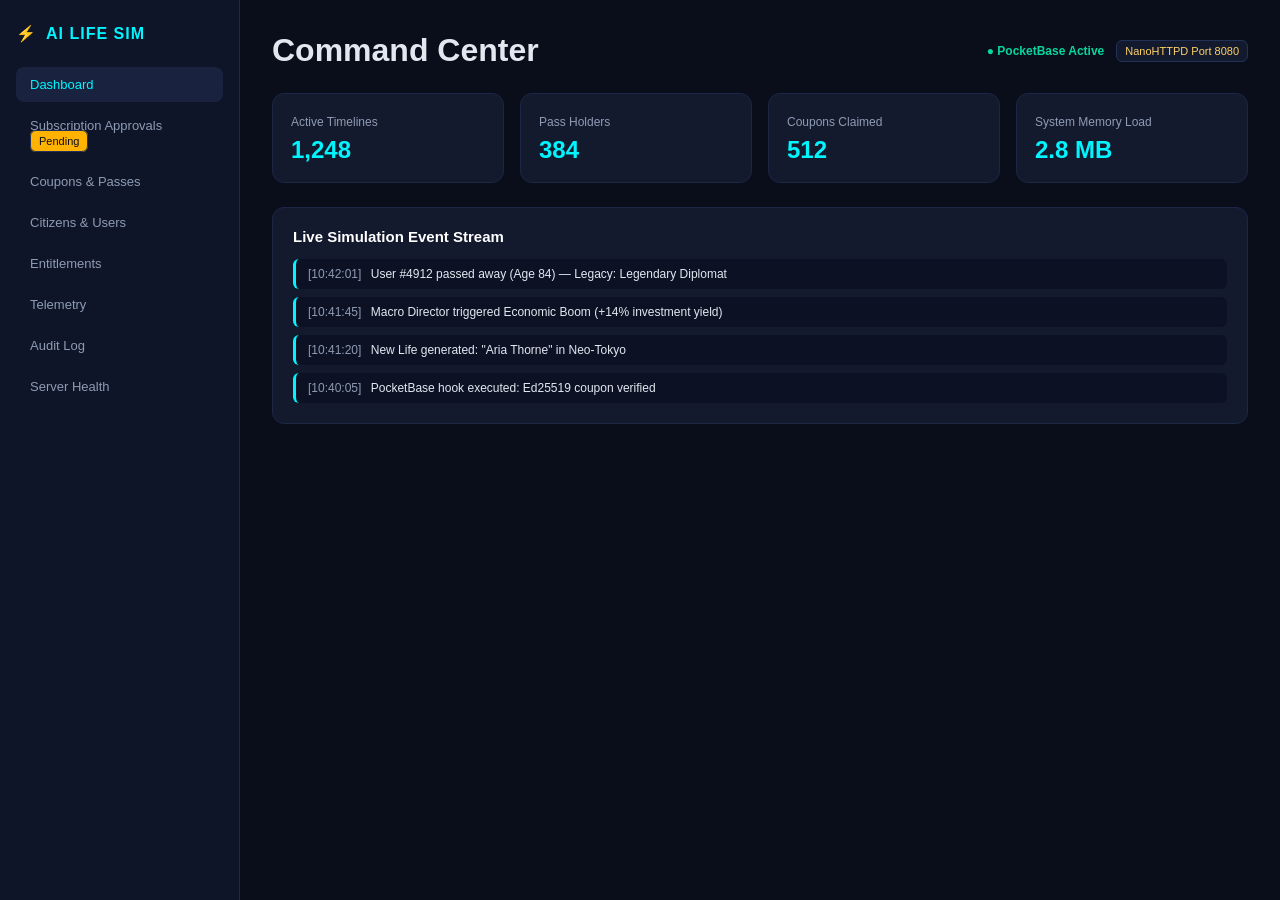
<file: app/src/main/assets/admin/index.html>
<!DOCTYPE html>
<html lang="en">
<head>
    <meta charset="UTF-8">
    <meta name="viewport" content="width=device-width, initial-scale=1.0">
    <title>AI Life Simulator — PocketBase Developer Admin Console</title>
    <link rel="stylesheet" href="style.css">
</head>
<body>
    <div class="sidebar">
        <div class="brand">
            <span class="logo">⚡</span>
            <h2>AI LIFE SIM</h2>
        </div>
        <nav>
            <button class="nav-btn active" data-tab="dashboard">Dashboard</button>
            <button class="nav-btn" data-tab="approvals">Subscription Approvals <span class="badge" style="background:#ffb300;color:#0b0f19;">Pending</span></button>
            <button class="nav-btn" data-tab="coupons">Coupons & Passes</button>
            <button class="nav-btn" data-tab="users">Citizens & Users</button>
            <button class="nav-btn" data-tab="entitlements">Entitlements</button>
            <button class="nav-btn" data-tab="analytics">Telemetry</button>
            <button class="nav-btn" data-tab="audit">Audit Log</button>
            <button class="nav-btn" data-tab="server">Server Health</button>
        </nav>
    </div>

    <main class="main-content">
        <header>
            <h1 id="page-title">Command Center</h1>
            <div class="header-status">
                <span id="pb-status" class="status-indicator">● PocketBase Active</span>
                <span class="badge" id="port-badge">NanoHTTPD Port 8080</span>
            </div>
        </header>

        <!-- Dashboard Section -->
        <section id="dashboard" class="tab-section active">
            <div class="stats-grid">
                <div class="stat-card">
                    <span class="stat-label">Active Timelines</span>
                    <h3 id="stat-lives">1,248</h3>
                </div>
                <div class="stat-card">
                    <span class="stat-label">Pass Holders</span>
                    <h3 id="stat-paid">384</h3>
                </div>
                <div class="stat-card">
                    <span class="stat-label">Coupons Claimed</span>
                    <h3 id="stat-coupons">512</h3>
                </div>
                <div class="stat-card">
                    <span class="stat-label">System Memory Load</span>
                    <h3 id="stat-mem">2.8 MB</h3>
                </div>
            </div>

            <div class="card recent-activity">
                <h3>Live Simulation Event Stream</h3>
                <ul id="event-stream" class="log-stream">
                    <li><span class="time">[10:42:01]</span> User #4912 passed away (Age 84) — Legacy: Legendary Diplomat</li>
                    <li><span class="time">[10:41:45]</span> Macro Director triggered Economic Boom (+14% investment yield)</li>
                    <li><span class="time">[10:41:20]</span> New Life generated: "Aria Thorne" in Neo-Tokyo</li>
                    <li><span class="time">[10:40:05]</span> PocketBase hook executed: Ed25519 coupon verified</li>
                </ul>
            </div>
        </section>

        <!-- Subscription Approvals Section -->
        <section id="approvals" class="tab-section">
            <div class="card">
                <h3>Admin Subscription Review Queue</h3>
                <p style="color: #94a3b8; font-size: 13px; margin-bottom: 16px;">
                    Google Play bypassed. Review citizen pass requests directly. Approving immediately issues cryptographic entitlement tokens.
                </p>
                <table class="data-table">
                    <thead>
                        <tr>
                            <th>Citizen</th>
                            <th>Requested Pass</th>
                            <th>Price</th>
                            <th>Requested At</th>
                            <th>Status</th>
                            <th>Admin Decision</th>
                        </tr>
                    </thead>
                    <tbody id="approvals-table-body">
                        <tr id="req-1">
                            <td><code>usr_a4f91e</code> (Alex Thorne)</td>
                            <td>30-Day Master Pass</td>
                            <td>$8.99</td>
                            <td>Just now</td>
                            <td><span class="badge" style="background:#ffb300;color:#0b0f19;">PENDING</span></td>
                            <td>
                                <button class="action-btn" style="background:#00e676;color:#0b0f19;padding:6px 12px;font-size:12px;" onclick="approveSub('req-1')">Approve Pass</button>
                                <button class="revoke-btn" style="padding:6px 12px;font-size:12px;" onclick="rejectSub('req-1')">Reject</button>
                            </td>
                        </tr>
                        <tr id="req-2">
                            <td><code>usr_c902bb</code> (Evelyn Reed)</td>
                            <td>Lifetime Universe Pass</td>
                            <td>$24.99</td>
                            <td>5 mins ago</td>
                            <td><span class="badge" style="background:#ffb300;color:#0b0f19;">PENDING</span></td>
                            <td>
                                <button class="action-btn" style="background:#00e676;color:#0b0f19;padding:6px 12px;font-size:12px;" onclick="approveSub('req-2')">Approve Pass</button>
                                <button class="revoke-btn" style="padding:6px 12px;font-size:12px;" onclick="rejectSub('req-2')">Reject</button>
                            </td>
                        </tr>
                    </tbody>
                </table>
            </div>
        </section>

        <!-- Coupons Section -->
        <section id="coupons" class="tab-section">
            <div class="card">
                <h3>Generate Ed25519 Signed Coupon</h3>
                <form id="coupon-form" class="form-grid">
                    <div class="form-group">
                        <label>Coupon Code</label>
                        <input type="text" id="coupon-code" placeholder="e.g. MULTIVERSE2026" required>
                    </div>
                    <div class="form-group">
                        <label>Discount Percentage</label>
                        <input type="number" id="coupon-discount" value="100" min="1" max="100">
                    </div>
                    <div class="form-group">
                        <label>Max Redemption Uses</label>
                        <input type="number" id="coupon-uses" value="250" min="1">
                    </div>
                    <div class="form-group">
                        <label>Expiry (Days)</label>
                        <input type="number" id="coupon-days" value="30" min="1">
                    </div>
                    <button type="submit" class="action-btn">Mint & Sign Coupon</button>
                </form>
            </div>

            <div class="card">
                <h3>Active Campaign Codes</h3>
                <table class="data-table">
                    <thead>
                        <tr>
                            <th>Code</th>
                            <th>Discount</th>
                            <th>Uses</th>
                            <th>Expires</th>
                            <th>Action</th>
                        </tr>
                    </thead>
                    <tbody id="coupon-table-body">
                        <tr>
                            <td><code>FREEPASS2026</code></td>
                            <td>100% (Free 30-Day)</td>
                            <td>14 / 500</td>
                            <td>30 Days</td>
                            <td><button class="revoke-btn">Revoke</button></td>
                        </tr>
                        <tr>
                            <td><code>LIFESIM50</code></td>
                            <td>50% Off</td>
                            <td>28 / 250</td>
                            <td>30 Days</td>
                            <td><button class="revoke-btn">Revoke</button></td>
                        </tr>
                        <tr>
                            <td><code>VIPDEV</code></td>
                            <td>100% (Lifetime Unlock)</td>
                            <td>1 / 1000</td>
                            <td>365 Days</td>
                            <td><button class="revoke-btn">Revoke</button></td>
                        </tr>
                    </tbody>
                </table>
            </div>
        </section>

        <!-- Users Section -->
        <section id="users" class="tab-section">
            <div class="card">
                <h3>Citizen & User Directory</h3>
                <table class="data-table">
                    <thead>
                        <tr>
                            <th>User ID</th>
                            <th>Role</th>
                            <th>Active Lives</th>
                            <th>Entitlement</th>
                            <th>Status</th>
                        </tr>
                    </thead>
                    <tbody>
                        <tr>
                            <td><code>usr_789412a</code></td>
                            <td>Player</td>
                            <td>3</td>
                            <td>Lifetime Universe Pass</td>
                            <td><span style="color:#00e676;">Active</span></td>
                        </tr>
                        <tr>
                            <td><code>usr_guest_492</code></td>
                            <td>Guest</td>
                            <td>1</td>
                            <td>Free Tier (3 Lives/Day)</td>
                            <td><span style="color:#00e676;">Active</span></td>
                        </tr>
                    </tbody>
                </table>
            </div>
        </section>

        <!-- Entitlements Section -->
        <section id="entitlements" class="tab-section">
            <div class="card">
                <h3>Granted Entitlements</h3>
                <table class="data-table">
                    <thead>
                        <tr>
                            <th>Product ID</th>
                            <th>Source</th>
                            <th>Status</th>
                            <th>Duration</th>
                        </tr>
                    </thead>
                    <tbody>
                        <tr>
                            <td><code>lifetime_unlock</code></td>
                            <td>Coupon (VIPDEV)</td>
                            <td>Permanent</td>
                            <td>Infinite</td>
                        </tr>
                        <tr>
                            <td><code>pass_30day</code></td>
                            <td>Google Play / Hook</td>
                            <td>Active</td>
                            <td>30 Days</td>
                        </tr>
                    </tbody>
                </table>
            </div>
        </section>

        <!-- Analytics Section -->
        <section id="analytics" class="tab-section">
            <div class="card">
                <h3>Telemetry & Metrics</h3>
                <div class="stats-grid">
                    <div class="stat-card">
                        <span class="stat-label">Daily Active Users (DAU)</span>
                        <h3>892</h3>
                    </div>
                    <div class="stat-card">
                        <span class="stat-label">Day 1 Retention</span>
                        <h3>64.2%</h3>
                    </div>
                    <div class="stat-card">
                        <span class="stat-label">Day 7 Retention</span>
                        <h3>38.7%</h3>
                    </div>
                    <div class="stat-card">
                        <span class="stat-label">Paid Conversion</span>
                        <h3>5.8%</h3>
                    </div>
                </div>
            </div>
        </section>

        <!-- Audit Log Section -->
        <section id="audit" class="tab-section">
            <div class="card">
                <h3>Admin Audit Trail (admin_audit)</h3>
                <ul class="log-stream">
                    <li><span class="time">[Audit]</span> Admin created coupon code <code>FREEPASS2026</code> with Ed25519 signature</li>
                    <li><span class="time">[Audit]</span> Admin console unlocked via 6-digit PIN on device</li>
                    <li><span class="time">[Audit]</span> Server synchronized 20 NPC memories with PocketBase</li>
                </ul>
            </div>
        </section>

        <!-- Server Section -->
        <section id="server" class="tab-section">
            <div class="card">
                <h3>Embedded Server Architecture</h3>
                <p>Running <strong>NanoHTTPD v2.3.1</strong> directly inside Android runtime.</p>
                <p>PocketBase Remote Service: <code>http://127.0.0.1:8090</code></p>
                <p>Ed25519 Cryptographic Engine: <strong>BouncyCastle Provider</strong></p>
                <p>Health Check Latency: <strong>&lt; 2 ms</strong> (Localhost loopback)</p>
            </div>
        </section>
    </main>

    <script src="app.js"></script>
</body>
</html>
</file>
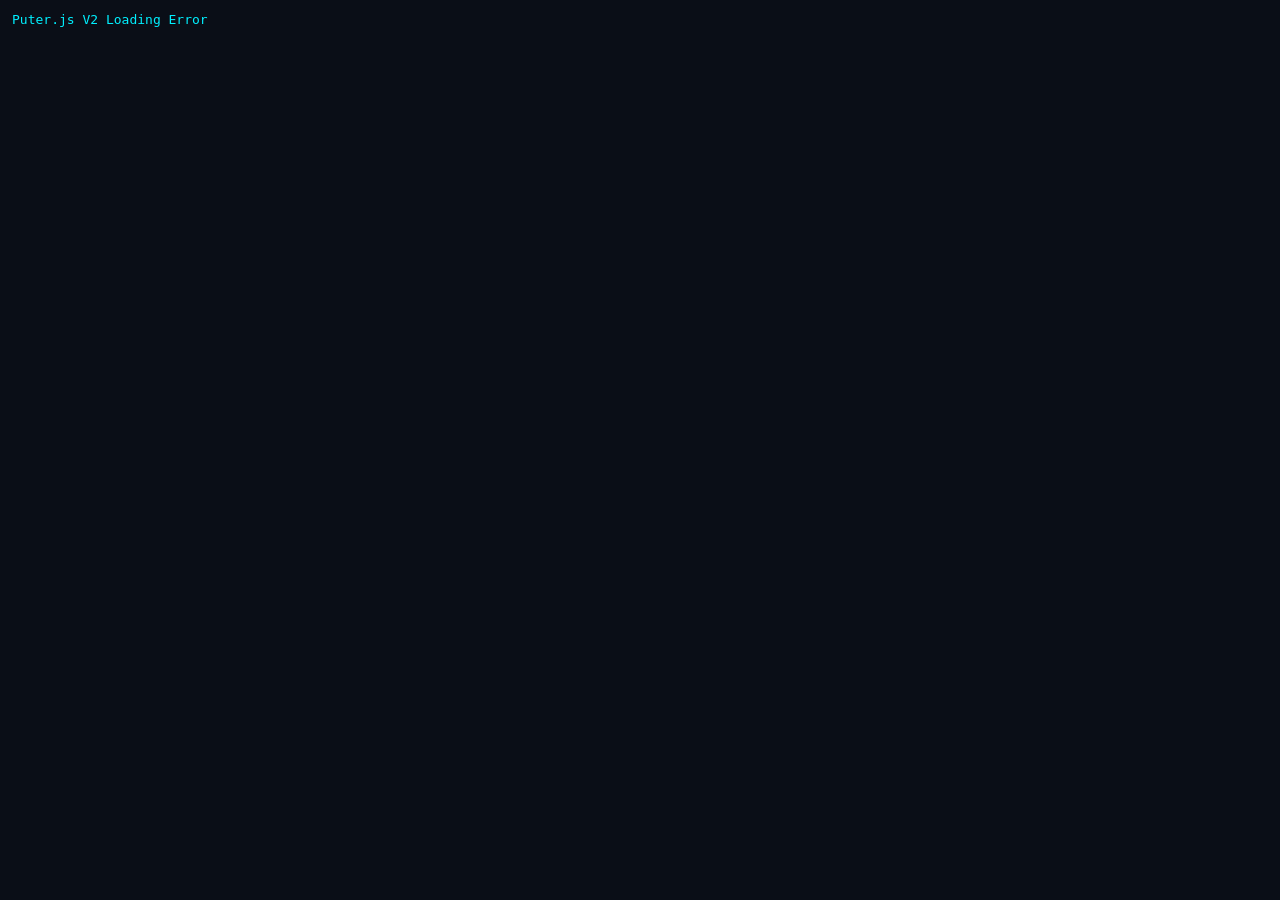
<file: app/src/main/assets/puter_bridge.html>
<!DOCTYPE html>
<html lang="en">
<head>
    <meta charset="UTF-8">
    <meta name="viewport" content="width=device-width, initial-scale=1.0">
    <title>Puter.js AI & Cloud Operating System Bridge</title>
    <!-- Official Puter.js V2 Library from docs.puter.com -->
    <script src="https://js.puter.com/v2/"></script>
</head>
<body style="background-color: #0A0E17; color: #00F0FF; font-family: monospace; padding: 12px; margin: 0;">
    <div id="status">Puter.js Initializing...</div>

    <script>
        // Mapping of friendly app model names to Puter.js supported model IDs
        const MODEL_MAP = {
            'claude-3-7-sonnet': 'claude-3-7-sonnet',
            'claude-3-5-sonnet': 'claude-3-5-sonnet',
            'claude-3-opus': 'claude-3-opus',
            'gpt-4o': 'gpt-4o',
            'gpt-4o-mini': 'gpt-4o-mini',
            'gpt-4-turbo': 'gpt-4-turbo',
            'o1': 'o1',
            'o3-mini': 'o3-mini',
            'gemini-2.0-flash': 'gemini-2.0-flash',
            'gemini-2.0-flash-thinking': 'gemini-2.0-flash-thinking',
            'gemini-1.5-pro': 'gemini-1.5-pro',
            'gemini-1.5-flash': 'gemini-1.5-flash',
            'deepseek-chat': 'deepseek-chat',
            'deepseek-reasoner': 'deepseek-reasoner',
            'mistral-large': 'mistral-large',
            'codestral': 'codestral',
            'llama-3.3-70b': 'llama-3.3-70b',
            'qwen-2.5-72b': 'qwen-2.5-72b'
        };

        function resolveModel(modelName) {
            if (!modelName) return 'claude-3-7-sonnet';
            return MODEL_MAP[modelName] || modelName;
        }

        window.addEventListener('DOMContentLoaded', () => {
            const statusEl = document.getElementById('status');
            if (typeof puter !== 'undefined') {
                statusEl.innerText = "Puter.js V2 Active & Connected";
                if (window.AndroidBridge && window.AndroidBridge.onBridgeReady) {
                    window.AndroidBridge.onBridgeReady(true);
                }
            } else {
                statusEl.innerText = "Puter.js V2 Loading Error";
                if (window.AndroidBridge && window.AndroidBridge.onBridgeReady) {
                    window.AndroidBridge.onBridgeReady(false);
                }
            }
        });

        // 1. AI Chat & Streaming (puter.ai.chat)
        async function chat(prompt, model, requestId) {
            try {
                if (typeof puter === 'undefined' || !puter.ai) {
                    throw new Error("Puter AI subsystem not initialized");
                }

                const targetModel = resolveModel(model);
                
                // Attempt streaming response
                try {
                    const response = await puter.ai.chat(prompt, {
                        model: targetModel,
                        stream: true
                    });

                    let fullText = "";
                    for await (const part of response) {
                        if (part && part.text) {
                            fullText += part.text;
                            if (window.AndroidBridge && window.AndroidBridge.onStreamChunk) {
                                window.AndroidBridge.onStreamChunk(requestId, part.text);
                            }
                        }
                    }

                    if (window.AndroidBridge && window.AndroidBridge.onChatSuccess) {
                        window.AndroidBridge.onChatSuccess(requestId, fullText);
                    }
                } catch (streamErr) {
                    // Fallback to non-streaming chat
                    const nonStreamResponse = await puter.ai.chat(prompt, {
                        model: targetModel
                    });

                    let fullText = "";
                    if (typeof nonStreamResponse === 'string') {
                        fullText = nonStreamResponse;
                    } else if (nonStreamResponse && nonStreamResponse.message && nonStreamResponse.message.content) {
                        fullText = nonStreamResponse.message.content;
                    } else if (nonStreamResponse && nonStreamResponse.text) {
                        fullText = nonStreamResponse.text;
                    } else {
                        fullText = JSON.stringify(nonStreamResponse);
                    }

                    if (window.AndroidBridge && window.AndroidBridge.onChatSuccess) {
                        window.AndroidBridge.onChatSuccess(requestId, fullText);
                    }
                }
            } catch (err) {
                console.error("Puter chat error:", err);
                if (window.AndroidBridge && window.AndroidBridge.onError) {
                    window.AndroidBridge.onError(requestId, err.message || "Puter Chat Error");
                }
            }
        }

        // List all 200+ Puter AI Models (puter.ai.listModels)
        async function listModels(requestId) {
            try {
                if (typeof puter === 'undefined' || !puter.ai) {
                    throw new Error("Puter AI subsystem not initialized");
                }
                let models = [];
                if (typeof puter.ai.listModels === 'function') {
                    models = await puter.ai.listModels();
                } else {
                    models = Object.keys(MODEL_MAP).map(k => ({ id: k, name: MODEL_MAP[k] }));
                }
                if (window.AndroidBridge && window.AndroidBridge.onModelsListed) {
                    window.AndroidBridge.onModelsListed(requestId, JSON.stringify(models));
                }
            } catch (err) {
                console.error("List models error:", err);
                if (window.AndroidBridge && window.AndroidBridge.onError) {
                    window.AndroidBridge.onError(requestId, err.message || "List Models Error");
                }
            }
        }

        // 2. Text to Image Generation (puter.ai.txt2img)
        async function txt2img(prompt, requestId, model) {
            try {
                if (typeof puter === 'undefined' || !puter.ai) {
                    throw new Error("Puter AI subsystem not initialized");
                }

                const options = {};
                if (model) options.model = model;

                const imgResult = await puter.ai.txt2img(prompt, options);
                let imgUrl = "";

                if (typeof imgResult === 'string') {
                    imgUrl = imgResult;
                } else if (imgResult && imgResult.src) {
                    imgUrl = imgResult.src;
                } else if (imgResult instanceof HTMLImageElement) {
                    imgUrl = imgResult.src;
                }

                if (window.AndroidBridge && window.AndroidBridge.onImageSuccess) {
                    window.AndroidBridge.onImageSuccess(requestId, imgUrl);
                }
            } catch (err) {
                console.error("Puter txt2img error:", err);
                if (window.AndroidBridge && window.AndroidBridge.onError) {
                    window.AndroidBridge.onError(requestId, err.message || "Puter Image Error");
                }
            }
        }

        // 3. Text to Speech (puter.ai.txt2speech)
        async function txt2speech(text, requestId) {
            try {
                if (typeof puter === 'undefined' || !puter.ai) {
                    throw new Error("Puter AI subsystem not initialized");
                }

                const audioResult = await puter.ai.txt2speech(text);
                let audioUrl = "";

                if (typeof audioResult === 'string') {
                    audioUrl = audioResult;
                } else if (audioResult && audioResult.src) {
                    audioUrl = audioResult.src;
                } else if (audioResult && audioResult instanceof HTMLAudioElement) {
                    audioUrl = audioResult.src;
                }

                if (window.AndroidBridge && window.AndroidBridge.onAudioSuccess) {
                    window.AndroidBridge.onAudioSuccess(requestId, audioUrl);
                }
            } catch (err) {
                console.error("Puter txt2speech error:", err);
                if (window.AndroidBridge && window.AndroidBridge.onError) {
                    window.AndroidBridge.onError(requestId, err.message || "Puter TTS Error");
                }
            }
        }

        // 4. Cloud Key-Value Store (puter.kv)
        async function kvSet(key, valueJson, requestId) {
            try {
                if (typeof puter === 'undefined' || !puter.kv) {
                    throw new Error("Puter KV subsystem not initialized");
                }
                const parsedVal = JSON.parse(valueJson);
                await puter.kv.set(key, parsedVal);
                if (window.AndroidBridge && window.AndroidBridge.onKvSuccess) {
                    window.AndroidBridge.onKvSuccess(requestId, "OK");
                }
            } catch (err) {
                if (window.AndroidBridge && window.AndroidBridge.onError) {
                    window.AndroidBridge.onError(requestId, err.message || "KV Set Error");
                }
            }
        }

        async function kvGet(key, requestId) {
            try {
                if (typeof puter === 'undefined' || !puter.kv) {
                    throw new Error("Puter KV subsystem not initialized");
                }
                const val = await puter.kv.get(key);
                const stringified = JSON.stringify(val);
                if (window.AndroidBridge && window.AndroidBridge.onKvSuccess) {
                    window.AndroidBridge.onKvSuccess(requestId, stringified);
                }
            } catch (err) {
                if (window.AndroidBridge && window.AndroidBridge.onError) {
                    window.AndroidBridge.onError(requestId, err.message || "KV Get Error");
                }
            }
        }

        async function kvDel(key, requestId) {
            try {
                if (typeof puter === 'undefined' || !puter.kv) {
                    throw new Error("Puter KV subsystem not initialized");
                }
                await puter.kv.del(key);
                if (window.AndroidBridge && window.AndroidBridge.onKvSuccess) {
                    window.AndroidBridge.onKvSuccess(requestId, "DELETED");
                }
            } catch (err) {
                if (window.AndroidBridge && window.AndroidBridge.onError) {
                    window.AndroidBridge.onError(requestId, err.message || "KV Del Error");
                }
            }
        }

        // 5. Puter Authentication (puter.auth.signIn / signOut / getUser / isSignedIn)
        async function authSignIn(requestId) {
            try {
                if (typeof puter === 'undefined' || !puter.auth) {
                    throw new Error("Puter Auth subsystem not initialized");
                }
                const res = await puter.auth.signIn();
                const user = await puter.auth.getUser();
                if (window.AndroidBridge && window.AndroidBridge.onAuthSuccess) {
                    window.AndroidBridge.onAuthSuccess(requestId, JSON.stringify(user || { status: "signed_in" }));
                }
            } catch (err) {
                console.error("Puter authSignIn error:", err);
                if (window.AndroidBridge && window.AndroidBridge.onError) {
                    window.AndroidBridge.onError(requestId, err.message || "Auth Sign In Error");
                }
            }
        }

        async function authSignOut(requestId) {
            try {
                if (typeof puter === 'undefined' || !puter.auth) {
                    throw new Error("Puter Auth subsystem not initialized");
                }
                await puter.auth.signOut();
                if (window.AndroidBridge && window.AndroidBridge.onAuthSuccess) {
                    window.AndroidBridge.onAuthSuccess(requestId, "SIGNED_OUT");
                }
            } catch (err) {
                if (window.AndroidBridge && window.AndroidBridge.onError) {
                    window.AndroidBridge.onError(requestId, err.message || "Auth Sign Out Error");
                }
            }
        }

        async function authGetUser(requestId) {
            try {
                if (typeof puter === 'undefined' || !puter.auth) {
                    throw new Error("Puter Auth subsystem not initialized");
                }
                const user = await puter.auth.getUser();
                if (window.AndroidBridge && window.AndroidBridge.onAuthSuccess) {
                    window.AndroidBridge.onAuthSuccess(requestId, JSON.stringify(user));
                }
            } catch (err) {
                if (window.AndroidBridge && window.AndroidBridge.onError) {
                    window.AndroidBridge.onError(requestId, err.message || "Auth Error");
                }
            }
        }

        async function authIsSignedIn(requestId) {
            try {
                if (typeof puter === 'undefined' || !puter.auth) {
                    throw new Error("Puter Auth subsystem not initialized");
                }
                const signedIn = puter.auth.isSignedIn();
                if (window.AndroidBridge && window.AndroidBridge.onAuthSuccess) {
                    window.AndroidBridge.onAuthSuccess(requestId, String(signedIn));
                }
            } catch (err) {
                if (window.AndroidBridge && window.AndroidBridge.onError) {
                    window.AndroidBridge.onError(requestId, err.message || "Auth Error");
                }
            }
        }
    </script>
</body>
</html>
</file>
<file: app/src/main/assets/admin/style.css>
:root {
    --bg-dark: #0A0E1A;
    --card-dark: #131A2E;
    --neon-cyan: #00F5FF;
    --cyber-violet: #7B2CBF;
    --text-primary: #E2E8F0;
    --text-muted: #8E9BB4;
    --gold: #FFD166;
    --emerald: #06D6A0;
    --danger: #FF007F;
}

* {
    box-sizing: border-box;
    margin: 0;
    padding: 0;
    font-family: -apple-system, BlinkMacSystemFont, "Segoe UI", Roboto, sans-serif;
}

body {
    background-color: var(--bg-dark);
    color: var(--text-primary);
    display: flex;
    min-height: 100vh;
}

.sidebar {
    width: 240px;
    background: #0E1528;
    border-right: 1px solid #1E2849;
    padding: 24px 16px;
    display: flex;
    flex-direction: column;
    gap: 24px;
}

.brand {
    display: flex;
    align-items: center;
    gap: 10px;
}

.brand h2 {
    font-size: 16px;
    color: var(--neon-cyan);
    letter-spacing: 1px;
}

nav {
    display: flex;
    flex-direction: column;
    gap: 6px;
}

.nav-btn {
    background: transparent;
    border: none;
    color: var(--text-muted);
    padding: 10px 14px;
    border-radius: 8px;
    text-align: left;
    font-size: 13px;
    font-weight: 500;
    cursor: pointer;
    transition: all 0.2s;
}

.nav-btn:hover, .nav-btn.active {
    background: #19233F;
    color: var(--neon-cyan);
}

.main-content {
    flex: 1;
    padding: 32px;
    overflow-y: auto;
}

header {
    display: flex;
    justify-content: space-between;
    align-items: center;
    margin-bottom: 24px;
}

.header-status {
    display: flex;
    align-items: center;
    gap: 12px;
}

.status-indicator {
    color: var(--emerald);
    font-size: 12px;
    font-weight: 600;
}

.badge {
    background: var(--card-dark);
    border: 1px solid #233157;
    padding: 4px 8px;
    border-radius: 6px;
    font-size: 11px;
    color: var(--gold);
}

.tab-section {
    display: none;
}

.tab-section.active {
    display: block;
}

.stats-grid {
    display: grid;
    grid-template-columns: repeat(auto-fit, minmax(200px, 1fr));
    gap: 16px;
    margin-bottom: 24px;
}

.stat-card {
    background: var(--card-dark);
    border: 1px solid #1C2746;
    border-radius: 12px;
    padding: 18px;
}

.stat-label {
    font-size: 12px;
    color: var(--text-muted);
}

.stat-card h3 {
    margin-top: 6px;
    font-size: 24px;
    color: var(--neon-cyan);
}

.card {
    background: var(--card-dark);
    border: 1px solid #1C2746;
    border-radius: 12px;
    padding: 20px;
    margin-bottom: 20px;
}

.card h3 {
    font-size: 15px;
    color: #FFF;
    margin-bottom: 14px;
}

.form-grid {
    display: grid;
    grid-template-columns: repeat(auto-fit, minmax(200px, 1fr));
    gap: 12px;
    align-items: end;
}

.form-group {
    display: flex;
    flex-direction: column;
    gap: 6px;
}

.form-group label {
    font-size: 11px;
    color: var(--text-muted);
}

input {
    background: #0B1020;
    border: 1px solid #283760;
    color: #FFF;
    padding: 10px;
    border-radius: 8px;
    font-size: 13px;
}

.action-btn {
    background: var(--neon-cyan);
    color: #0A0E1A;
    font-weight: 700;
    border: none;
    border-radius: 8px;
    padding: 11px;
    cursor: pointer;
}

.data-table {
    width: 100%;
    border-collapse: collapse;
    font-size: 12px;
}

.data-table th, .data-table td {
    padding: 10px;
    text-align: left;
    border-bottom: 1px solid #1F2C50;
}

.data-table th {
    color: var(--text-muted);
}

.revoke-btn {
    background: transparent;
    border: 1px solid var(--danger);
    color: var(--danger);
    padding: 4px 8px;
    border-radius: 4px;
    cursor: pointer;
}

.log-stream {
    list-style: none;
    display: flex;
    flex-direction: column;
    gap: 8px;
    font-size: 12px;
}

.log-stream li {
    background: #0C1224;
    padding: 8px 12px;
    border-radius: 6px;
    border-left: 3px solid var(--neon-cyan);
}

.log-stream .time {
    color: var(--text-muted);
    margin-right: 6px;
}
</file>
